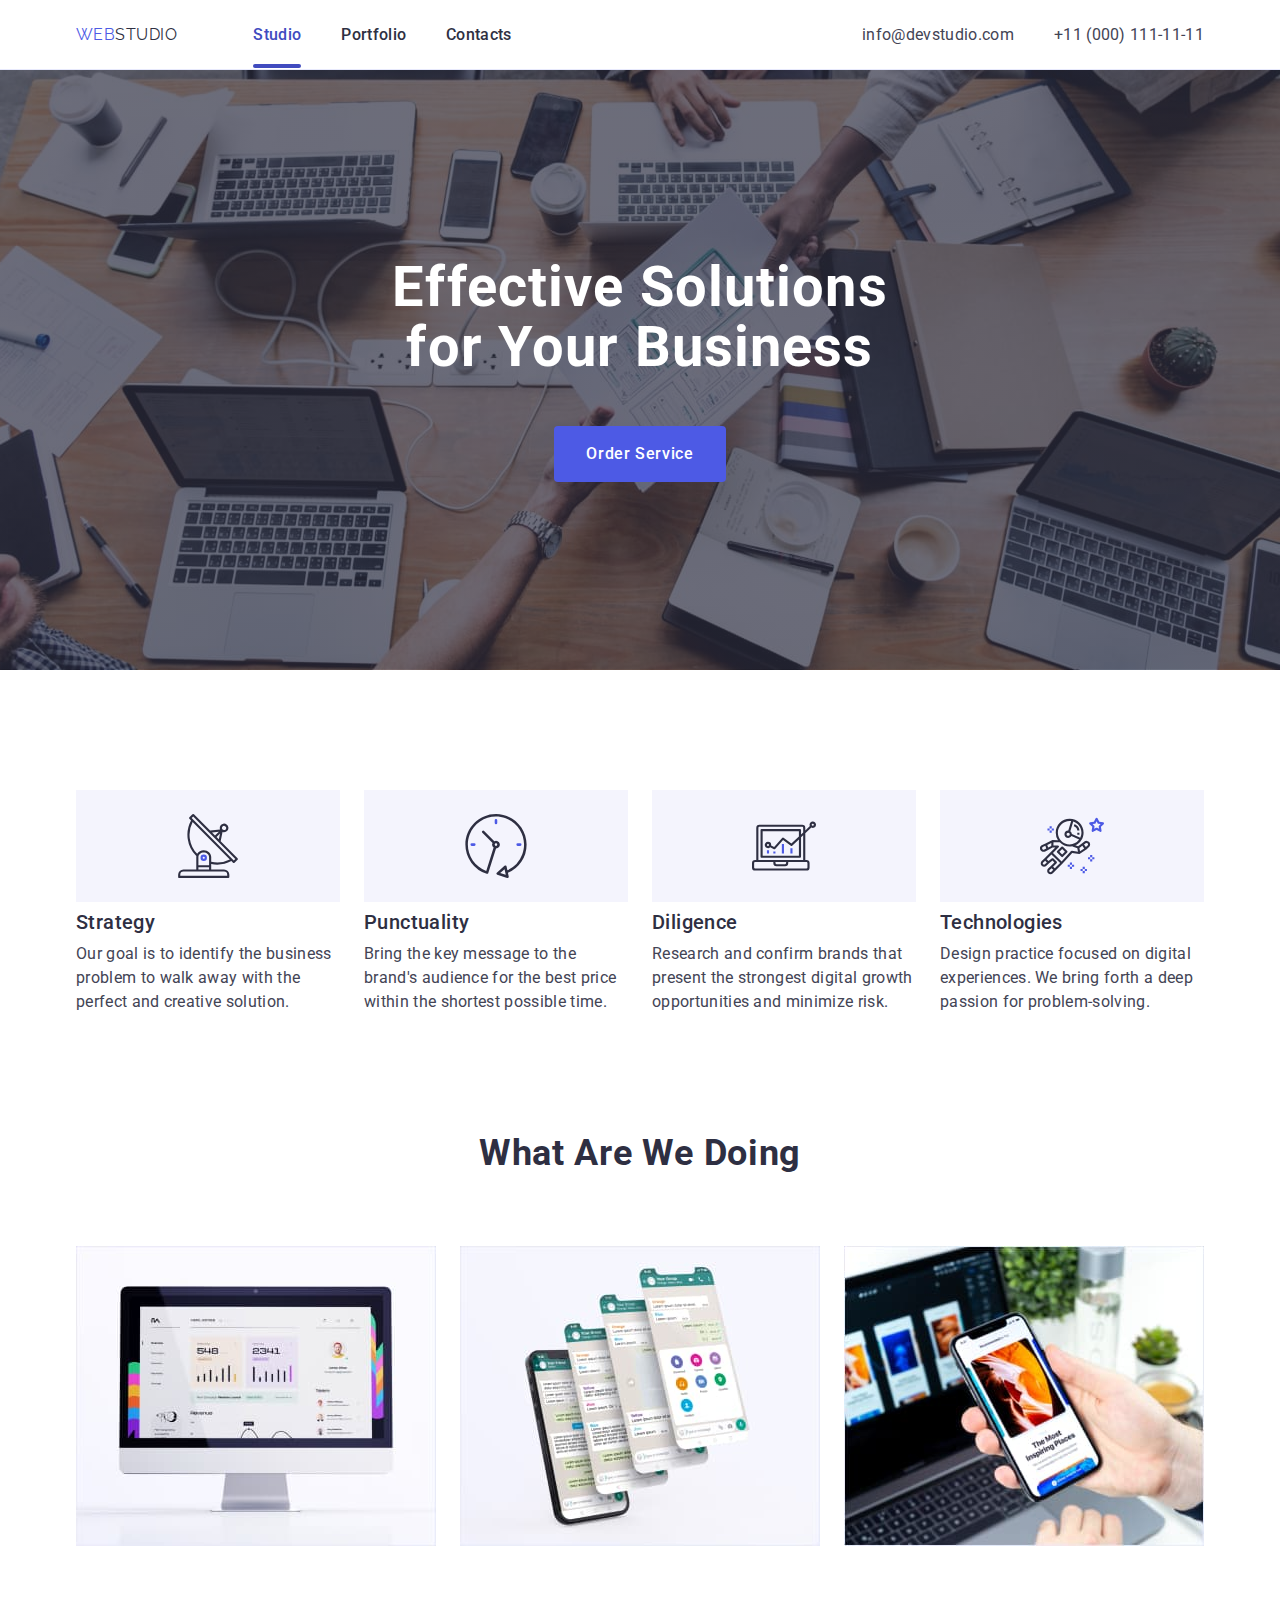
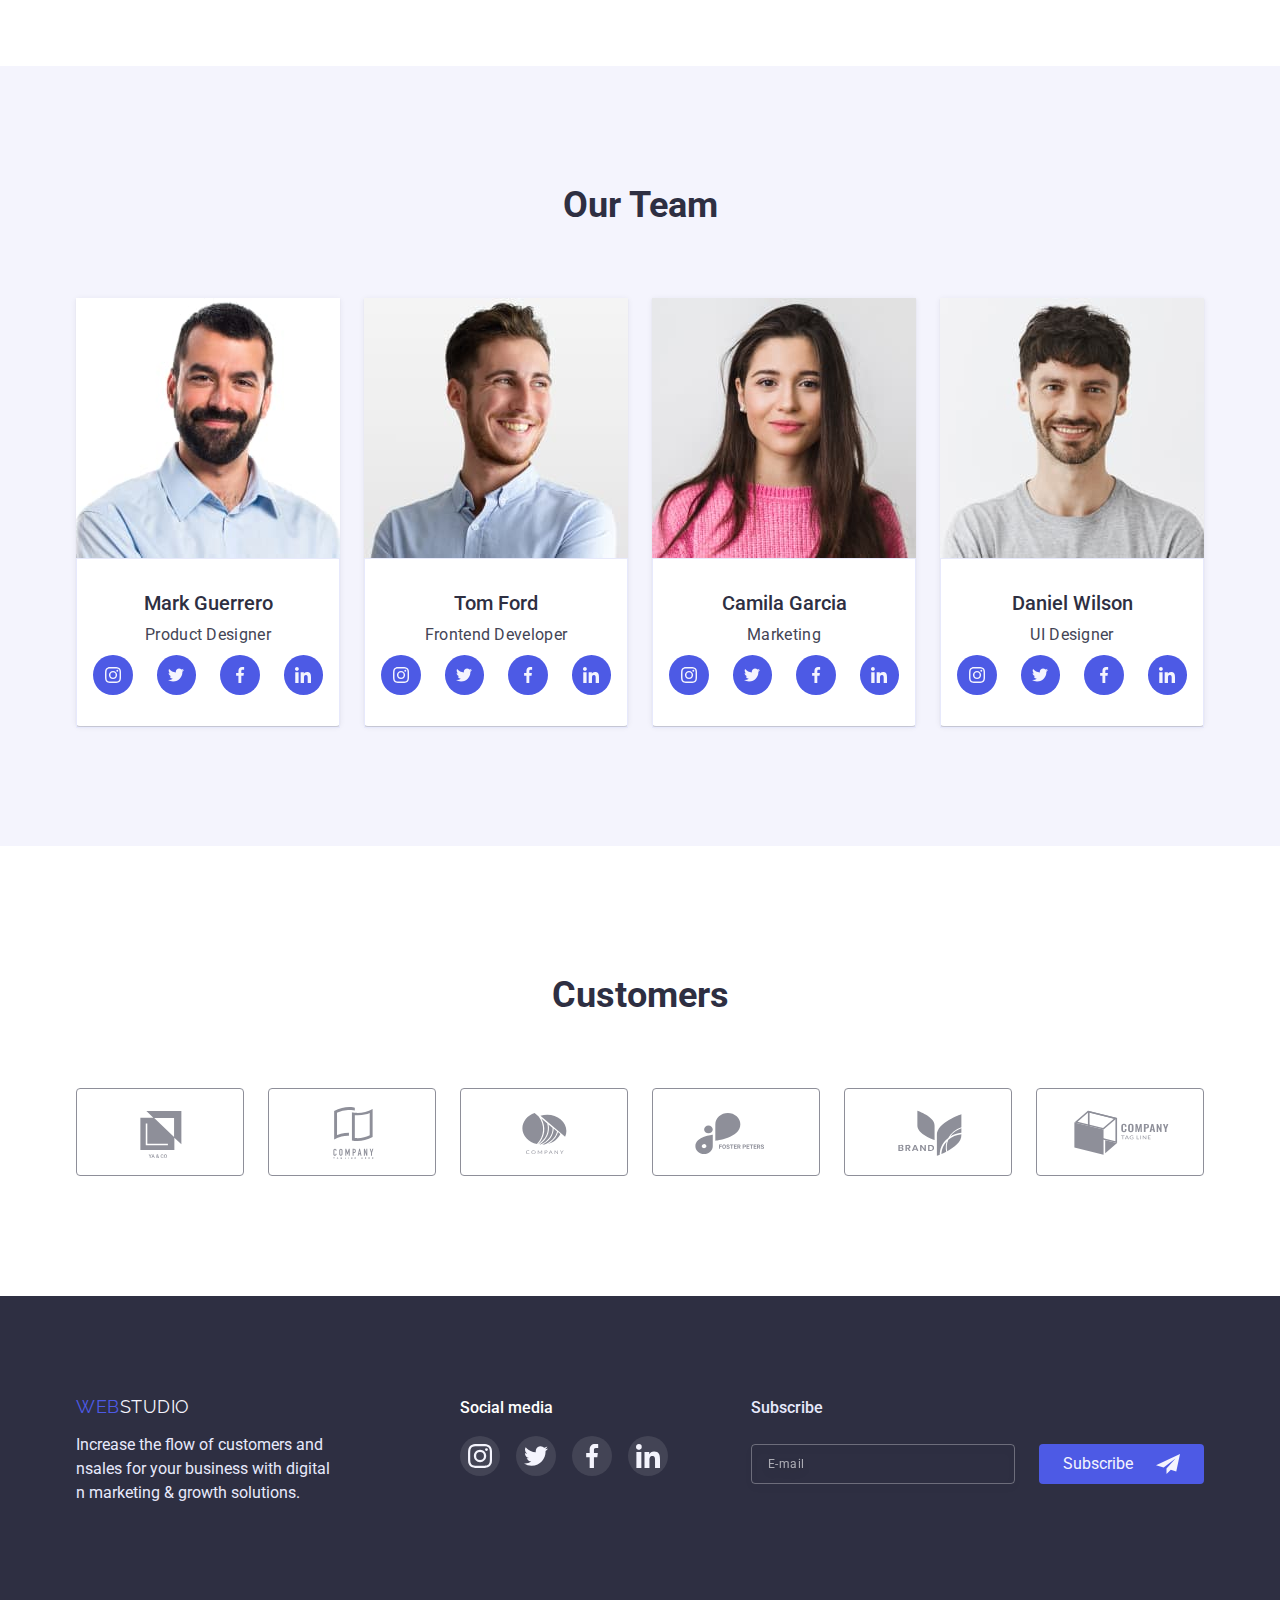
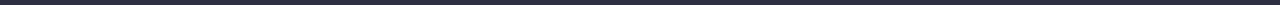
<file: index.html>
<!DOCTYPE html>
<html lang="en">
  <head>
    <meta http-equiv="X-UA-Compatible" content="IE=edge" />
    <meta charset="UTF-8" />
    <meta name="viewport" content="width=device-width, initial-scale=1.0" />
    <title>WEB STUDIO</title>
    <link rel="preconnect" href="https://fonts.googleapis.com" />
    <link rel="preconnect" href="https://fonts.gstatic.com" crossorigin />
    <link
      href="https://fonts.googleapis.com/css2?family=Raleway:wght@800&family=Roboto:wght@400;500;700;900&display=swap"
      rel="stylesheet"
    />
    <!--modern-normalize-->
    <link
      rel="stylesheet"
      href="https://cdn.jsdelivr.net/npm/modern-normalize@1.1.0/modern-normalize.min.css"
    />
    <!--Custom styles-->
    <link rel="stylesheet" href="./css/styles.css" />
  </head>
  <body>
    <!-- Header section -->
    <header class="header">
      <div class="heder-container container">
        <nav class="nav">
          <a class="text-logo" href="./index.html">
            <span class="span">WEB</span>STUDIO
          </a>
          <ul class="nav-list">
            <li class="nav-item">
              <a class="nav-link current" href="./index.html">Studio</a>
            </li>
            <li class="nav-item">
              <a class="nav-link" href="./portfolio.html">Portfolio</a>
            </li>
            <li class="nav-item"><a class="nav-link" href="">Contacts</a></li>
          </ul>
        </nav>
        <address>
          <ul class="address-list">
            <li class="address-item">
              <a class="address-link" href="mailto:info@devstudio.com"
                >info@devstudio.com</a
              >
            </li>
            <li class="address-item">
              <a class="address-link" href="tel:+110001111111"
                >+11 (000) 111-11-11</a
              >
            </li>
          </ul>
        </address>
      </div>
    </header>
    <main>
      <!--hero section-->
      <section class="hero">
        <div class="container">
          <h1 class="hero-title">Effective Solutions for Your Business</h1>
          <button class="hero-btn" data-modal-open type="button">
            Order Service
          </button>
        </div>
      </section>
      <!--about-->
      <section class="about">
        <div class="container">
          <h2 class="visually-hidden">Our advantages</h2>
          <ul class="about-list">
            <li class="about-item">
              <div class="about-item-icon-backg">
                <svg class="about-item-icon" width="64" height="64">
                  <use href="./images/icons.svg#icon-advantages-1"></use>
                </svg>
              </div>
              <h3 class="about-title">Strategy</h3>
              <p class="about-text">
                Our goal is to identify the business problem to walk away with
                the perfect and creative solution.
              </p>
            </li>
            <li class="about-item">
              <div class="about-item-icon-backg">
                <svg class="about-item-icon" width="64" height="64">
                  <use href="./images/icons.svg#icon-advantages-2"></use>
                </svg>
              </div>
              <h3 class="about-title">Punctuality</h3>
              <p class="about-text">
                Bring the key message to the brand's audience for the best price
                within the shortest possible time.
              </p>
            </li>
            <li class="about-item">
              <div class="about-item-icon-backg">
                <svg class="about-item-icon" width="64" height="64">
                  <use href="./images/icons.svg#icon-advantages-3"></use>
                </svg>
              </div>
              <h3 class="about-title">Diligence</h3>
              <p class="about-text">
                Research and confirm brands that present the strongest digital
                growth opportunities and minimize risk.
              </p>
            </li>
            <li class="about-item">
              <div class="about-item-icon-backg">
                <svg class="about-item-icon" width="64" height="64">
                  <use href="./images/icons.svg#icon-advantages-4"></use>
                </svg>
              </div>
              <h3 class="about-title">Technologies</h3>
              <p class="about-text">
                Design practice focused on digital experiences. We bring forth a
                deep passion for problem-solving.
              </p>
            </li>
          </ul>
        </div>
      </section>
      <!--types of development-->
      <section class="types">
        <div class="container">
          <h2 class="types-title">What are we doing</h2>
          <ul class="types-list">
            <li class="types-item">
              <img
                class="types-img"
                src="./images/img-b1/img-b1-1.jpg"
                alt="web"
                width="360"
                height="300"
              />
            </li>
            <li class="types-item">
              <img
                class="types-img"
                src="./images/img-b1/img-b1-2.jpg"
                alt="messager"
                width="360"
                height="300"
              />
            </li>
            <li class="types-item">
              <img
                class="types-img"
                src="./images/img-b1/img-b1-3.jpg"
                alt="mobile"
                width="360"
                height="300"
              />
            </li>
          </ul>
        </div>
      </section>
      <!--team-->
      <section class="team">
        <div class="container">
          <h2 class="team-toptitle">Our Team</h2>
          <ul class="team-list">
            <li class="team-item">
              <img
                class="team-img"
                src="./images/img-b2/img-b2-1.jpg"
                alt="Product Designe"
                width="264"
                height="260"
              />
              <div class="team-card">
                <h3 class="team-title">Mark Guerrero</h3>
                <p class="team-text">Product Designer</p>
                <ul class="social list">
                  <li class="social-item">
                    <a href="" class="social-link link">
                      <svg class="social-icon" width="16" height="16">
                        <use href="./images/icons.svg#icon-instagram"></use>
                      </svg>
                    </a>
                  </li>
                  <li class="social-item">
                    <a href="" class="social-link link">
                      <svg class="social-icon" width="16" height="16">
                        <use href="./images/icons.svg#icon-twitter"></use>
                      </svg>
                    </a>
                  </li>
                  <li class="social-item">
                    <a href="" class="social-link link">
                      <svg class="social-icon" width="16" height="16">
                        <use href="./images/icons.svg#icon-facebook"></use>
                      </svg>
                    </a>
                  </li>
                  <li class="social-item">
                    <a href="" class="social-link link">
                      <svg class="social-icon" width="16" height="16">
                        <use href="./images/icons.svg#icon-linkedin"></use>
                      </svg>
                    </a>
                  </li>
                </ul>
              </div>
            </li>
            <li class="team-item">
              <img
                class="team-img"
                src="./images/img-b2/img-b2-2.jpg"
                alt="Frontend Developer"
                width="264"
                height="260"
              />
              <div class="team-card">
                <h3 class="team-title">Tom Ford</h3>
                <p class="team-text">Frontend Developer</p>
                <ul class="social list">
                  <li class="social-item">
                    <a href="" class="social-link link">
                      <svg class="social-icon" width="16" height="16">
                        <use href="./images/icons.svg#icon-instagram"></use>
                      </svg>
                    </a>
                  </li>
                  <li class="social-item">
                    <a href="" class="social-link link">
                      <svg class="social-icon" width="16" height="16">
                        <use href="./images/icons.svg#icon-twitter"></use>
                      </svg>
                    </a>
                  </li>
                  <li class="social-item">
                    <a href="" class="social-link link">
                      <svg class="social-icon" width="16" height="16">
                        <use href="./images/icons.svg#icon-facebook"></use>
                      </svg>
                    </a>
                  </li>
                  <li class="social-item">
                    <a href="" class="social-link link">
                      <svg class="social-icon" width="16" height="16">
                        <use href="./images/icons.svg#icon-linkedin"></use>
                      </svg>
                    </a>
                  </li>
                </ul>
              </div>
            </li>
            <li class="team-item">
              <img
                class="team-img"
                src="./images/img-b2/img-b2-3.jpg"
                alt="Marketing"
                width="264"
                height="260"
              />
              <div class="team-card">
                <h3 class="team-title">Camila Garcia</h3>
                <p class="team-text">Marketing</p>
                <ul class="social list">
                  <li class="social-item">
                    <a href="" class="social-link link">
                      <svg class="social-icon" width="16" height="16">
                        <use href="./images/icons.svg#icon-instagram"></use>
                      </svg>
                    </a>
                  </li>
                  <li class="social-item">
                    <a href="" class="social-link link">
                      <svg class="social-icon" width="16" height="16">
                        <use href="./images/icons.svg#icon-twitter"></use>
                      </svg>
                    </a>
                  </li>
                  <li class="social-item">
                    <a href="" class="social-link link">
                      <svg class="social-icon" width="16" height="16">
                        <use href="./images/icons.svg#icon-facebook"></use>
                      </svg>
                    </a>
                  </li>
                  <li class="social-item">
                    <a href="" class="social-link link">
                      <svg class="social-icon" width="16" height="16">
                        <use href="./images/icons.svg#icon-linkedin"></use>
                      </svg>
                    </a>
                  </li>
                </ul>
              </div>
            </li>
            <li class="team-item">
              <img
                class="team-img"
                src="./images/img-b2/img-b2-4.jpg"
                alt="UI Designer"
                width="264"
                height="260"
              />
              <div class="team-card">
                <h3 class="team-title">Daniel Wilson</h3>
                <p class="team-text">UI Designer</p>
                <ul class="social list">
                  <li class="social-item">
                    <a href="" class="social-link link">
                      <svg class="social-icon" width="16" height="16">
                        <use href="./images/icons.svg#icon-instagram"></use>
                      </svg>
                    </a>
                  </li>
                  <li class="social-item">
                    <a href="" class="social-link link">
                      <svg class="social-icon" width="16" height="16">
                        <use href="./images/icons.svg#icon-twitter"></use>
                      </svg>
                    </a>
                  </li>
                  <li class="social-item">
                    <a href="" class="social-link link">
                      <svg class="social-icon" width="16" height="16">
                        <use href="./images/icons.svg#icon-facebook"></use>
                      </svg>
                    </a>
                  </li>
                  <li class="social-item">
                    <a href="" class="social-link link">
                      <svg class="social-icon" width="16" height="16">
                        <use href="./images/icons.svg#icon-linkedin"></use>
                      </svg>
                    </a>
                  </li>
                </ul>
              </div>
            </li>
          </ul>
        </div>
      </section>
      <section class="customers-section">
        <div class="container">
          <h2 class="customers-title">Customers</h2>
          <ul class="customers-list">
            <li class="customers-item">
              <a href="" class="customers-link">
                <svg class="customers-icon" width="104" height="56">
                  <use href="./images/icons.svg#icon-customers-1"></use>
                </svg>
              </a>
            </li>
            <li class="customers-item">
              <a href="" class="customers-link">
                <svg class="customers-icon" width="104" height="56">
                  <use href="./images/icons.svg#icon-customers-2"></use>
                </svg>
              </a>
            </li>
            <li class="customers-item">
              <a href="" class="customers-link">
                <svg class="customers-icon" width="104" height="56">
                  <use href="./images/icons.svg#icon-customers-3"></use>
                </svg>
              </a>
            </li>
            <li class="customers-item">
              <a href="" class="customers-link">
                <svg class="customers-icon" width="104" height="56">
                  <use href="./images/icons.svg#icon-customers-4"></use>
                </svg>
              </a>
            </li>
            <li class="customers-item">
              <a href="" class="customers-link">
                <svg class="customers-icon" width="104" height="56">
                  <use href="./images/icons.svg#icon-customers-5"></use>
                </svg>
              </a>
            </li>
            <li class="customers-item">
              <a href="" class="customers-link">
                <svg class="customers-icon" width="104" height="56">
                  <use href="./images/icons.svg#icon-customers-6"></use>
                </svg>
              </a>
            </li>
          </ul>
        </div>
      </section>
    </main>
    <!--Footer-->
    <footer class="footer">
      <div class="container">
        <div class="footer-container">
          <a class="footer-text-logo" href="./index.html">
            <span class="span">WEB</span>STUDIO
          </a>
          <p class="footer-text">
            Increase the flow of customers and nsales for your business with
            digital n marketing & growth solutions.
          </p>
        </div>
        <div class="footer-social">
          <h3 class="footer-social-title">Social media</h3>
          <ul class="footer-social-list">
            <li class="footer-social-item">
              <a href="" class="footer-social-link link">
                <svg class="footer-social-icon" width="24" height="24">
                  <use href="./images/icons.svg#icon-instagram"></use>
                </svg>
              </a>
            </li>
            <li class="footer-social-item">
              <a href="" class="footer-social-link link">
                <svg class="footer-social-icon" width="24" height="24">
                  <use href="./images/icons.svg#icon-twitter"></use>
                </svg>
              </a>
            </li>
            <li class="footer-social-item">
              <a href="" class="footer-social-link link">
                <svg class="footer-social-icon" width="24" height="24">
                  <use href="./images/icons.svg#icon-facebook"></use>
                </svg>
              </a>
            </li>
            <li class="footer-social-item">
              <a href="" class="footer-social-link link">
                <svg class="sfooter-social-icon" width="24" height="24">
                  <use href="./images/icons.svg#icon-linkedin"></use>
                </svg>
              </a>
            </li>
          </ul>
        </div>
        <div class="footer-subscribe">
          <p class="footer-subscribe-title">Subscribe</p>
          <form class="footer-form">
            <label>
              <input
                type="email"
                name="subscribe-email"
                class="footer-form-email"
                placeholder="E-mail"
                required
              />
            </label>
            <button type="submit" class="footer-form-btn btn">
              Subscribe
              <svg class="footer-btn-icon" width="24" height="24">
                <use href="./images/icons.svg#icon-subscribe"></use>
              </svg>
            </button>
          </form>
        </div>
      </div>
    </footer>
    <!--modal-->
    <div class="backdrop is-hidden" data-modal>
      <div class="modal">
        <button class="modal-close" data-modal-close type="button">
          <svg class="close-icon" width="8" height="8">
            <use href="./images/icons.svg#icon-close"></use>
          </svg>
        </button>
        <!--INPUT-->
        <p class="modal-title">Leave your contacts and we will call you back</p>
        <form class="modal-form">
          <div class="modal-field">
            <label class="modal-input-text" for="user-name">Name</label>
            <div class="input-wrap">
              <input
                type="text"
                class="modal-input"
                name="user-name"
                id="user-name"
              />
              <svg class="modal-input-icon" width="18" height="18">
                <use href="./images/icons.svg#icon-person"></use>
              </svg>
            </div>
          </div>
          <div class="modal-field">
            <label class="modal-input-text" for="tel">Phone</label>
            <div class="input-wrap">
              <input type="tel" class="modal-input" name="tel" id="tel" />
              <svg class="modal-input-icon" width="18" height="24">
                <use href="./images/icons.svg#icon-phone"></use>
              </svg>
            </div>
          </div>
          <div class="modal-field">
            <label class="modal-input-text" for="email">Email</label>
            <div class="input-wrap">
              <input type="email" class="modal-input" name="email" id="email" />
              <svg class="modal-input-icon" width="18" height="24">
                <use href="./images/icons.svg#icon-email"></use>
              </svg>
            </div>
          </div>
          <div class="modal-field">
            <label class="modal-input-text" for="user-text">Comment</label>
            <textarea
              name="user-text"
              id="user-text"
              class="modal-comment"
              placeholder="Text input"
            ></textarea>
          </div>
          <input
            type="checkbox"
            name="policy"
            id="policy"
            value="true"
            class="modal-chek hidden-title"
            required
          />
          <label for="policy" class="chek-text">
            <span class="modal-check-box-wrapper">
              <svg class="chek-icon" width="10" height="8">
                <use href="./images/icons.svg#icon-checkbox"></use>
              </svg>
            </span>
            I accept the terms and conditions of the&nbsp;<a class="policy-link"
              >Privacy Policy</a
            ></label
          >
          <button class="modal-send-btn btn" type="submit">Send</button>
        </form>
      </div>
    </div>
    <script src="./js/modal.js"></script>
  </body>
</html>
</file>
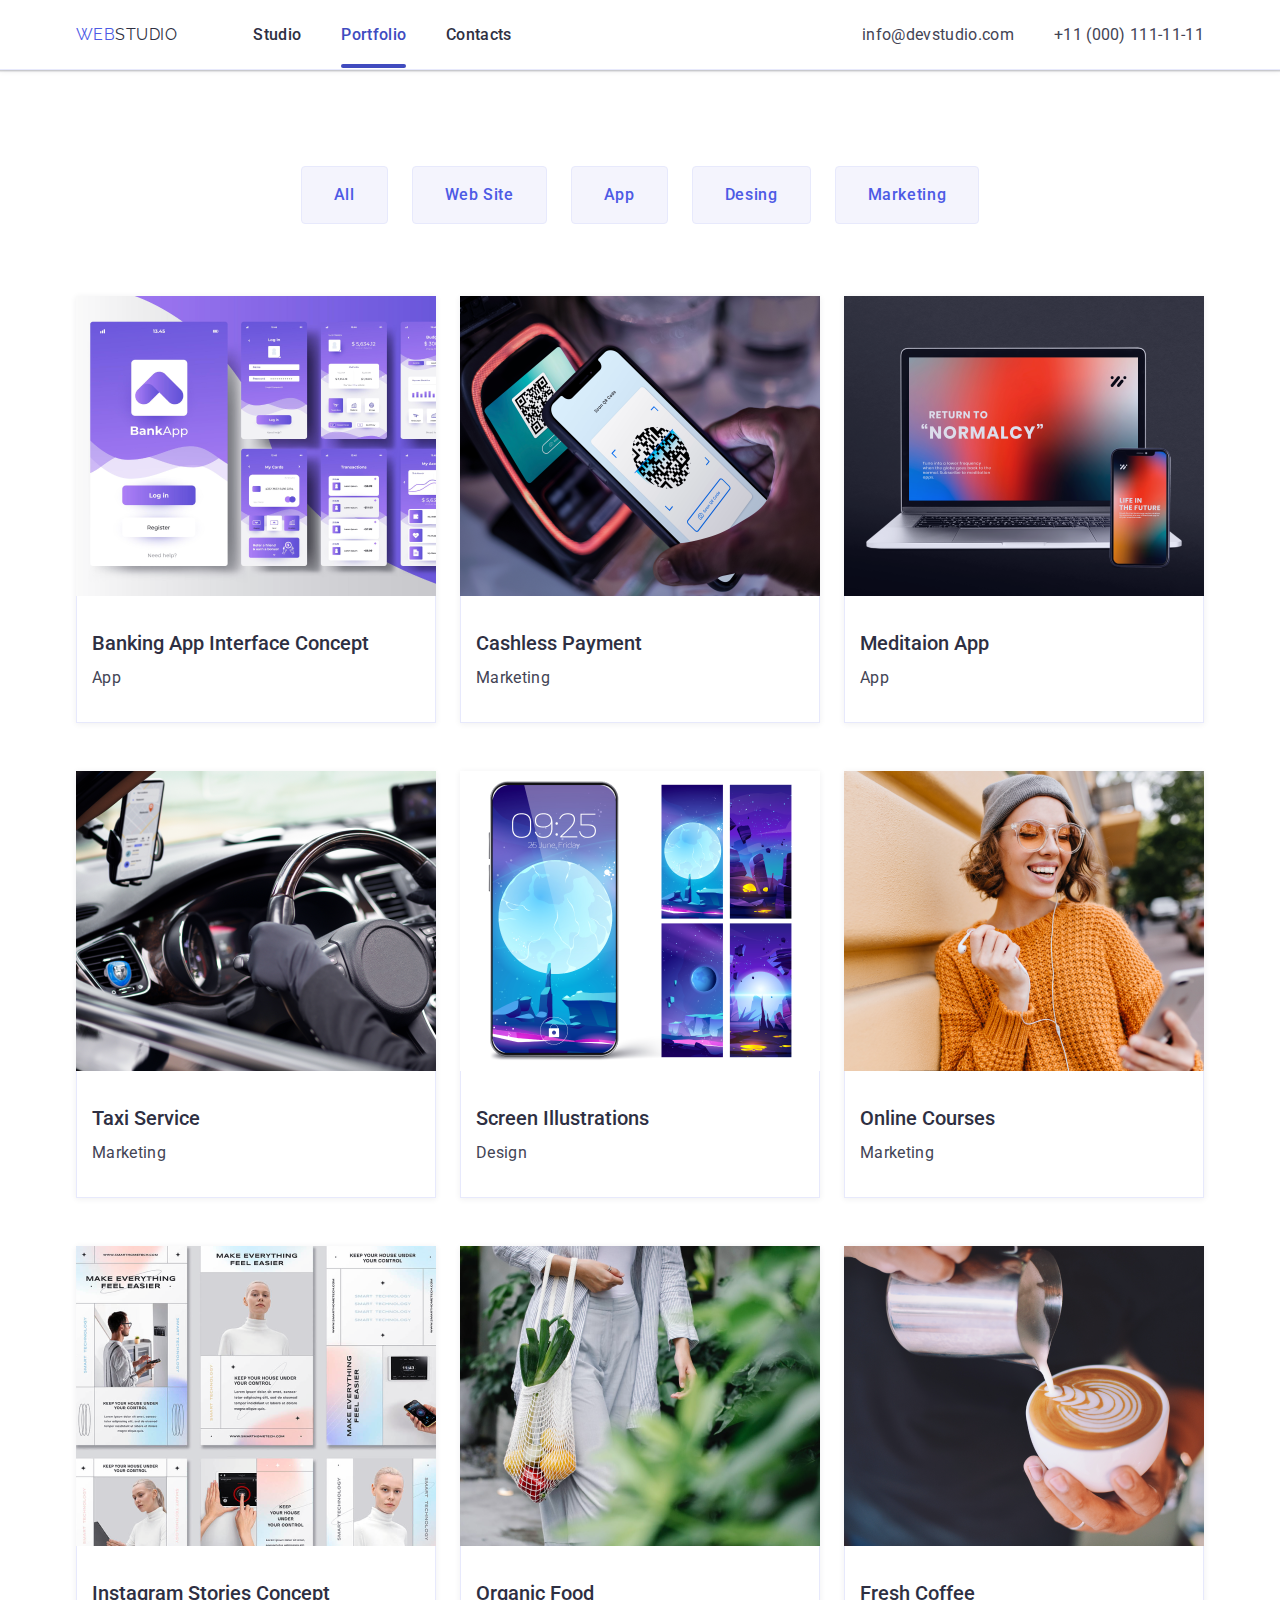
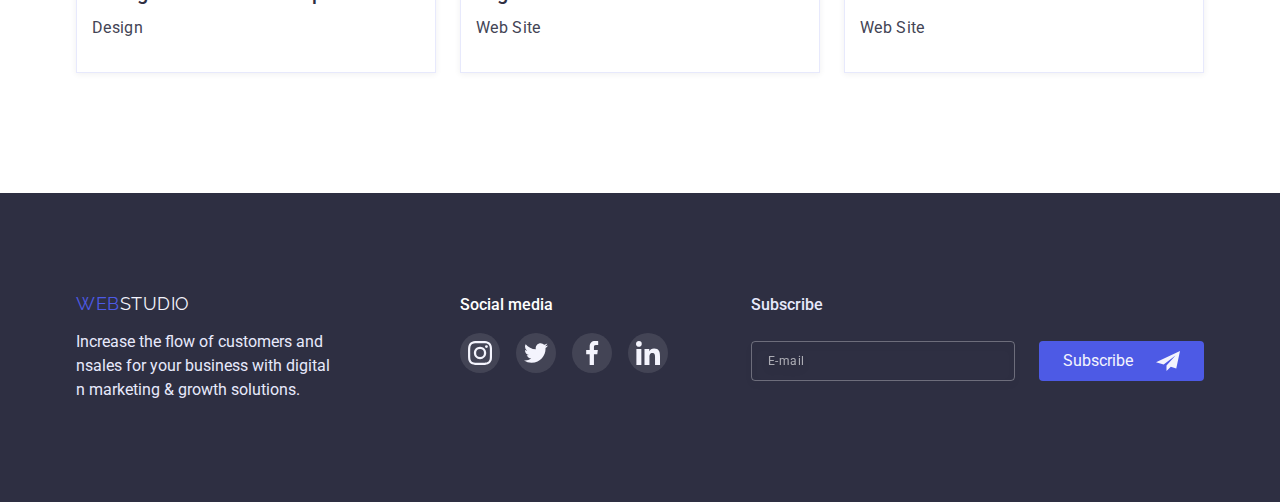
<file: portfolio.html>
<!DOCTYPE html>
<html lang="en">
<head>
    <meta charset="UTF-8">
    <meta http-equiv="X-UA-Compatible" content="IE=edge">
    <meta name="viewport" content="width=device-width, initial-scale=1.0">
    <title>Portfolio</title>
    <link rel="preconnect" href="https://fonts.googleapis.com">
    <link rel="preconnect" href="https://fonts.gstatic.com" crossorigin>
    <link href="https://fonts.googleapis.com/css2?family=Raleway:wght@800&family=Roboto:wght@400;500;700;900&display=swap" rel="stylesheet">
    <!--modern-normalize-->
    <link rel="stylesheet" href="https://cdn.jsdelivr.net/npm/modern-normalize@1.1.0/modern-normalize.min.css">
    <!--Custom styles-->
    <link rel="stylesheet" href="./css/styles.css">
    </head>
</head>
<body>
    <!-- Hero -->
    <header class="header">
        <div class="heder-container container">
    <nav class="nav">
      <a class="text-logo" href="./index.html"> 
      <span class="span">WEB</span>STUDIO
      </a>
            <ul class="nav-list">
                <li class="nav-item"><a class="nav-link" href="./index.html">Studio</a></li>
                <li class="nav-item"><a class="nav-link current" href="./portfolio.html">Portfolio</a></li>
                <li class="nav-item"><a class="nav-link" href="">Contacts</a></li>
            </ul>
        </nav>
        <address>
            <ul class="address-list">
                <li class="address-item"><a class="address-link" href="mailto:info@devstudio.com">info@devstudio.com</a></li>
                <li class="address-item"><a class="address-link" href="tel:+110001111111">+11 (000) 111-11-11</a></li>
            </ul>
        </address>
        </div>
    </header>
    <main>
        <section class="portfolio-hero">
        <div class="container">
            <h1 class="visually-hidden">Development</h1>
            <ul class="portfolio-hero-list">
                <li class="portfolio-hero-item"><button class="portfolio-hero-btn" type="button">All</button></li>
                <li class="portfolio-hero-item"><button class="portfolio-hero-btn" type="button">Web Site</button></li>
                <li class="portfolio-hero-item"><button class="portfolio-hero-btn" type="button">App</button></li>
                <li class="portfolio-hero-item"><button class="portfolio-hero-btn" type="button">Desing</button></li>
                <li class="portfolio-hero-item"><button class="portfolio-hero-btn" type="button">Marketing</button></li>
            </ul>
            <ul class="projects-list">
               <li class="projects-item">
                    <a class="projects-link" href="">
                    <div class="projects-card-content">
                    <img class="projects-img" src="./images/img-hw2-1/img-hw2-1-1.png" alt="baking" width="360" height="300">
                    <p class="projects-content">
                        14 Stylish and User-Friendly App Design Concepts · Task Manager App · Calorie Tracker App · Exotic Fruit Ecommerce App ·
                        Cloud Storage App
                    </div>
                    <div class="projects-item-card">
                    <h2 class="projects-title">Banking App Interface Concept</h2>
                    <p class="projects-text">App</p>
                    </div>
                    </a>
               </li>  
                <li class="projects-item">
                    <a class="projects-link" href="">
                    <div class="projects-card-content">
                    <img class="projects-img" src="./images/img-hw2-1/img-hw2-1-2.png" alt="baking" width="360" height="300">
                    <p class="projects-content">
                        14 Stylish and User-Friendly App Design Concepts · Task Manager App · Calorie Tracker App · Exotic Fruit Ecommerce App ·
                        Cloud Storage App
                    </div>
                    <div class="projects-item-card">
                    <h2 class="projects-title">Cashless Payment</h2>
                    <p class="projects-text">Marketing</p>
                    </div>
                    </a>
                </li>
                <li class="projects-item">
                    <a class="projects-link" href="">
                    <div class="projects-card-content">
                    <img class="projects-img" src="./images/img-hw2-1/img-hw2-1-3.png" alt="baking" width="360" height="300">
                    <p class="projects-content">
                        14 Stylish and User-Friendly App Design Concepts · Task Manager App · Calorie Tracker App · Exotic Fruit Ecommerce App ·
                        Cloud Storage App
                    </div>
                    <div class="projects-item-card">
                    <h2 class="projects-title">Meditaion App</h2>
                    <p class="projects-text">App</p>
                    </div>
                    </a>
                </li>
                <li class="projects-item">
                    <a class="projects-link" href="">
                    <div class="projects-card-content">
                    <img class="projects-img" src="./images/img-hw2-2/img-hw2-2-1.png" alt="baking" width="360" height="300">
                    <p class="projects-content">
                        14 Stylish and User-Friendly App Design Concepts · Task Manager App · Calorie Tracker App · Exotic Fruit Ecommerce App ·
                        Cloud Storage App
                    </div>
                    <div class="projects-item-card">
                    <h2 class="projects-title">Taxi Service</h2>
                    <p class="projects-text">Marketing</p>
                    </div>
                    </a>
                </li>
                <li class="projects-item">
                    <a class="projects-link" href="">
                    <div class="projects-card-content">
                    <img class="projects-img" src="./images/img-hw2-2/img-hw2-2-2.png" alt="baking" width="360" height="300">
                    <p class="projects-content">
                        14 Stylish and User-Friendly App Design Concepts · Task Manager App · Calorie Tracker App · Exotic Fruit Ecommerce App ·
                        Cloud Storage App
                    </div>
                    <div class="projects-item-card">
                    <h2 class="projects-title">Screen Illustrations</h2>
                    <p class="projects-text">Design</p>
                    </div>
                    </a>
                </li>
                <li class="projects-item">
                    <a class="projects-link" href="">
                    <div class="projects-card-content">
                    <img class="projects-img" src="./images/img-hw2-2/img-hw2-2-3.png" alt="baking" width="360" height="300">
                    <p class="projects-content">
                        14 Stylish and User-Friendly App Design Concepts · Task Manager App · Calorie Tracker App · Exotic Fruit Ecommerce App ·
                        Cloud Storage App
                    </div>
                    <div class="projects-item-card">
                    <h2 class="projects-title">Online Courses</h2>
                    <p class="projects-text">Marketing</p>
                    </div>
                    </a>
                </li>
                <li class="projects-item">
                    <a class="projects-link" href="">
                    <div class="projects-card-content">
                    <img class="projects-img" src="./images/img-hw2-3/img-hw2-3-1.png" alt="baking" width="360" height="300">
                    <p class="projects-content">
                        14 Stylish and User-Friendly App Design Concepts · Task Manager App · Calorie Tracker App · Exotic Fruit
                        Ecommerce App ·
                        Cloud Storage App
                    </div>
                    <div class="projects-item-card">
                    <h2 class="projects-title">Instagram Stories Concept</h2>
                    <p class="projects-text">Design</p>
                    </div>
                    </a>
                </li>
                <li class="projects-item">
                    <a class="projects-link" href="">
                    <div class="projects-card-content">
                    <img class="projects-img" src="./images/img-hw2-3/img-hw2-3-2.png" alt="baking" width="360" height="300">
                    <p class="projects-content">
                        14 Stylish and User-Friendly App Design Concepts · Task Manager App · Calorie Tracker App · Exotic Fruit Ecommerce App ·
                        Cloud Storage App
                    </div>
                    <div class="projects-item-card">
                    <h2 class="projects-title">Organic Food</h2>
                    <p class="projects-text">Web Site</p>
                    </div>
                    </a>
                </li>
                <li class="projects-item">
                    <a class="projects-link" href="">
                    <div class="projects-card-content">
                    <img class="projects-img" src="./images/img-hw2-3/img-hw2-3-3.png" alt="baking" width="360" height="300">
                    <p class="projects-content">
                        14 Stylish and User-Friendly App Design Concepts · Task Manager App · Calorie Tracker App · Exotic Fruit Ecommerce App ·
                        Cloud Storage App
                    </div>
                    <div class="projects-item-card">
                    <h2 class="projects-title">Fresh Coffee</h2>
                    <p class="projects-text">Web Site</p>
                    </div>
                    </a>
                </li>
            </ul>
        </div>
        </section>
    </main>
    <!--Footer-->
    <footer class="footer">
        <div class="container">
            <div class="footer-container">
                <a class="footer-text-logo" href="./index.html">
                    <span class="span">WEB</span>STUDIO
                </a>
                <p class="footer-text">Increase the flow of customers and nsales for your business with digital n marketing
                & growth solutions.</p>
            </div>
            <div class="footer-social">
                <h3 class="footer-social-title">Social media</h3>
                <ul class="footer-social-list">
                    <li class="footer-social-item">
                        <a href="" class="footer-social-link link">
                            <svg class="footer-social-icon" width="24" height="24">
                             <use href="./images/icons.svg#icon-instagram"></use>
                            </svg>
                        </a>
                    </li>
                    <li class="footer-social-item">
                        <a href="" class="footer-social-link link">
                            <svg class="footer-social-icon" width="24" height="24">
                                <use href="./images/icons.svg#icon-twitter"></use>
                            </svg>
                        </a>
                    </li>
                    <li class="footer-social-item">
                        <a href="" class="footer-social-link link">
                            <svg class="footer-social-icon" width="24" height="24">
                                <use href="./images/icons.svg#icon-facebook"></use>
                            </svg>
                        </a>
                    </li>
                    <li class="footer-social-item">
                        <a href="" class="footer-social-link link">
                            <svg class="sfooter-social-icon" width="24" height="24">
                                <use href="./images/icons.svg#icon-linkedin"></use>
                            </svg>
                        </a>
                    </li>
                </ul>
            </div>
            <div class="footer-subscribe">
                <h3 class="footer-subscribe-title">Subscribe</h3>
                <form class="footer-form">
                    <label>
                        <input type="email" name="subscribe-email" class="footer-form-email" placeholder="E-mail"
                        required />
                    </label>
                    <button type="submit" class="footer-form-btn btn">
                        Subscribe
                        <svg class="footer-btn-icon" width="24" height="24">
                            <use href="./images/icons.svg#icon-subscribe"></use>
                        </svg>
                    </button>
                </form>
            </div>
        </div>
    </footer>
    </body>
    </html>
</file>
<file: css/styles.css>
/* General for index and portfolio */

:root {
  --navy-blue-color: #2e2f42;
  --slate-color: #434455;
  --white-color: #fff;
  --cornflower-color: #e7e9fc;
  --iris-color: #4d5ae5;
  --ocean-color: #404bbf;
  --cloud-color: #f4f4fd;
  --light-slate-color: #8e8f99;
  --green-color: #31d0aa;
  --typical-lh: 1.5;
  --row-gap: 48px;
  --grad: linear-gradient(rgba(46, 47, 66, 0.7), rgba(46, 47, 66, 0.7));
  --grad: linear-gradient(rgba(46, 47, 66, 0.7), rgba(46, 47, 66, 0.7));
  --cubic-bezier: cubic-bezier (0.4, 0, 0.2, 1);
}

body {
  color: var(--navy-blue-color);
  font-family: "Roboto", sans-serif;
}

/* reset start */
h1,
h2,
h3,
h4,
h5,
h6,
p {
  margin: 0;
}

ul {
  margin: 0;
  padding: 0;
  list-style: none;
}

a {
  color: currentColor;
  text-decoration: none;
}

button {
  cursor: pointer;
  background-color: transparent;
  padding: 16px 32px;
  border-radius: 4px;
  margin-right: auto;
  margin-left: auto;
  border: none;
  text-align: center;
}

img {
  display: block;
  max-width: 100%;
  height: auto;
}

.visually-hidden {
  position: absolute;
  width: 1px;
  height: 1px;
  margin: -1px;
  border: 0;
  padding: 0;
  white-space: nowrap;
  clip-path: inset(100%);
  clip: rect(0 0 0 0);
  overflow: hidden;
}
/* reset end */

.container {
  width: 1158px;
  padding-left: 15px;
  padding-right: 15px;
  margin-left: auto;
  margin-right: auto;
}

.heder-container {
  display: flex;
  align-items: center;
}

.header {
  border-bottom: 1px solid var(--cornflower-color);
  box-shadow: 0px 2px 1px rgba(46, 47, 66, 0.08),
    0px 1px 1px rgba(46, 47, 66, 0.16), 0px 1px 6px rgba(46, 47, 66, 0.08);
}

.nav {
  display: flex;
  align-items: center;
}

.text-logo {
  color: var(--navy-blue-color);
  font-family: "Raleway", sans-serif;
  line-height: 1.33;
  letter-spacing: 0.03em;
  text-transform: uppercase;
  text-decoration: none;
  padding-bottom: 24px;
  padding-top: 24px;
  margin-right: 76px;
}

.nav .text-logo {
}

.span {
  color: var(--iris-color);
}

.nav-list {
  display: flex;
  list-style-type: none;
  gap: 40px;
}

.nav-item {
}

.nav-link {
  color: var(--navy-blue-color);
  font-weight: 500;
  font-size: 16px;
  line-height: var(--typical-lh);
  letter-spacing: 0.02em;
  text-decoration: none;
  padding-bottom: 24px;
  padding-top: 24px;
  position: relative;

  transition-property: color, background-color;
  transition-duration: 250ms;
  transition-timing-function: cubic-bezier(0.4, 0, 0.2, 1);
  transition-delay: 0ms;
}

.nav-link.current::after {
  content: "";
  display: block;
  position: absolute;
  width: 100%;
  height: 4px;
  background-color: var(--ocean-color);
  border-radius: 2px;
  bottom: 0;
}

.nav-link:hover,
.nav-link:focus {
  color: var(--ocean-color);
  color: var(--ocean-color);
}

.current {
  color: var(--ocean-color);
}

address {
  margin-left: auto;
}
.address-link:hover,
.address-link:focus {
  color: var(--ocean-color);
}
.address-list {
  display: flex;
  list-style-type: none;

  gap: 40px;
}

.address-item {
}

.address-link {
  color: var(--slate-color);
  font-style: normal;
  line-height: var(--typical-lh);
  letter-spacing: 0.02em;
  text-decoration: none;
  padding-bottom: 24px;
  padding-top: 24px;
}

/* For index */

/* Hero */

.hero {
  max-width: 1440px;
  margin: auto;
  margin: auto;
  background-color: var(--navy-blue-color);
  background-image: var(--grad), url(../images/img-hw-4/hero-img.jpg);
  background-repeat: no-repeat;
  background-position: center;
  background-size: cover;
  padding-top: 188px;
  padding-bottom: 188px;
}

.hero-title {
  color: var(--white-color);
  font-size: 56px;
  line-height: 1.07;
  text-align: center;
  letter-spacing: 0.02em;
  margin-bottom: 48px;
  max-width: 496px;
  margin-left: auto;
  margin-right: auto;
}

.hero .container {
  display: flex;
  align-items: center;
  flex-direction: column;
}

.hero-btn {
  color: var(--white-color);
  font-family: inherit;
  font-weight: 500;
  font-size: 16px;
  line-height: var(--typical-lh);
  background-color: var(--iris-color);
  align-items: center;
  letter-spacing: 0.04em;
  cursor: pointer;

  transition-property: color, background-color;
  transition-duration: 250ms;
  transition-timing-function: cubic-bezier(0.4, 0, 0.2, 1);
  transition-delay: 0ms;
}

.hero-btn:hover,
.hero-btn:focus {
  color: var(--white-color);
  background-color: var(--ocean-color);
}

/* About */

.about {
  padding-top: 120px;
  padding-bottom: 120px;
}

.about-list {
  display: flex;
  list-style-type: none;
  gap: 24px;
}

.about-item {
  width: 264px;
}

.about-item-icon-backg {
  background: var(--cloud-color);
  min-width: 264px;
  min-height: 112px;
  display: flex;
  align-items: center;
  justify-content: center;
  margin-bottom: 8px;
}

.about-item-icon {
}

.about-title {
  font-weight: 500;
  font-size: 20px;
  line-height: 1.2;
  letter-spacing: 0.02em;
  margin-bottom: 8px;
}

.about-text {
  line-height: var(--typical-lh);
  letter-spacing: 0.02em;
  color: var(--slate-color);
}

/* Types */

.types {
  padding-bottom: 120px;
}

.types-title {
  font-size: 36px;
  line-height: 1.11;
  text-align: center;
  letter-spacing: 0.02em;
  text-transform: capitalize;
  margin-bottom: 72px;
}

.types-list {
  display: flex;
  list-style-type: none;
  gap: 24px;
  justify-content: none;
}

.types-item {
}

.types-img {
}

/* Team */

.team {
  padding-top: 120px;
  padding-bottom: 120px;
  background: var(--cloud-color);
}

.team-toptitle {
  font-size: 36px;
  line-height: 1.11;
  text-align: center;
  text-transform: capitalize;
  margin-bottom: 72px;
}

.team-list {
  display: flex;
  list-style-type: none;
  gap: 24px;
}

.team-item {
  display: block;
  height: 428px;
  background: var(--white-color);
  box-shadow: 0px 1px 6px rgba(46, 47, 66, 0.07),
    0px 1px 1px rgba(46, 47, 66, 0.14), 0px 2px 1px rgba(46, 47, 66, 0.07);
  border-radius: 0px 0px 4px 4px;
  width: calc((100% - 72px) / 4);
}

.team-img {
}

.team-card {
  padding: 32px 16px;
  text-align: center;
  border: 1px solid var(--cornflower-color);
}

.team-title {
  font-weight: 500;
  font-size: 20px;
  line-height: 1.2;
  color: var(--navy-blue-color);
  margin-bottom: 8px;
}

.team-text {
  line-height: var(--typical-lh);
  letter-spacing: 0.02em;
  color: var(--slate-color);
  margin-bottom: 8px;
}

.social {
  display: flex;
  gap: 24px;
}

.social-item {
  width: 40px;
  height: 40px;
}
.social-link {
  display: flex;
  justify-content: center;
  align-items: center;
  width: 100%;
  height: 100%;
  border-radius: 50%;
  background-color: var(--iris-color);

  transition-property: color, background-color;
  transition-duration: 250ms;
  transition-timing-function: cubic-bezier(0.4, 0, 0.2, 1);
  transition-delay: 0ms;
}

.social-icon {
  fill: var(--cloud-color);
}

.social-link:hover,
.social-link:focus {
  background-color: var(--ocean-color);
}

/* Customers */

.customers-section {
  padding-top: 130px;
  padding-bottom: 120px;
}

.customers-title {
  color: var(--navy-blue-color);
  font-size: 36px;
  line-height: 1.11;
  text-align: center;
  margin-bottom: 72px;
}

.customers-list {
  display: flex;
  align-items: center;
  justify-content: center;
  gap: 24px;
}

.customers-item {
  width: 168px;
  height: 88px;
}

.customers-link {
  display: flex;
  align-items: center;
  justify-content: center;
  border: 1px solid var(--light-slate-color);
  border-radius: 4px;
  width: 100%;
  height: 100%;
  color: var(--light-slate-color);

  transition-property: color, background-color;
  transition-duration: 250ms;
  transition-timing-function: cubic-bezier(0.4, 0, 0.2, 1);
  transition-delay: 0ms;
}

.customers-icon {
  fill: currentColor;
}

.customers-link:hover,
.customers-link:focus {
  border-color: var(--ocean-color);
  color: var(--ocean-color);
}

/* For portfolio */

.portfolio-hero {
  padding-top: 96px;
  padding-bottom: 120px;
}

.portfolio-hero-list {
  display: flex;
  justify-content: center;
  list-style-type: none;
  gap: 24px;
  margin-bottom: 72px;
}

.portfolio-hero-item {
  gap: 24px;
}

.portfolio-hero-btn {
  font-family: inherit;
  font-weight: 500;
  font-size: 16px;
  line-height: var(--typical-lh);
  display: flex;
  align-items: center;
  text-align: center;
  letter-spacing: 0.04em;
  color: var(--iris-color);
  background: var(--cloud-color);
  border: 1px solid var(--cornflower-color);
  border-radius: 4px;
  cursor: pointer;
  min-width: 69px;

  transition-property: color, background-color;
  transition-duration: 250ms;
  transition-timing-function: cubic-bezier(0.4, 0, 0.2, 1);
  transition-delay: 0ms;
}

.portfolio-hero-btn:hover,
.portfolio-hero-btn:focus {
  color: var(--white-color);
  background-color: var(--ocean-color);
  box-shadow: 0px 2px 2px rgba(0, 0, 0, 0.12);
  border: 1px solid var(--ocean-color);
}

.projects-list {
  padding: 0;
  list-style: none;
  display: flex;
  flex-wrap: wrap;
  margin-top: -48px;
  margin-left: -24px;
}

.projects-item {
  flex-basis: calc((100% (24px * 2)) / 3);
  background: var(--white-color);
  box-shadow: 0px 1px 6px rgba(46, 47, 66, 0.08);
  outline-offset: -1px;
  max-width: 360px;
  margin-top: 48px;
  margin-left: 24px;
  transition-property: color, background-color;
  transition-duration: 250ms;
  transition-timing-function: cubic-bezier(0.4, 0, 0.2, 1);
  transition-delay: 0ms;
  transition: box-shadow 250ms var(--cubic-bezier);
}

.projects-item:hover,
.projects-item:focus {
  cursor: pointer;
  box-shadow: 0px 1px 6px rgba(46, 47, 66, 0.08),
    0px 1px 1px rgba(46, 47, 66, 0.16), 0px 2px 1px rgba(46, 47, 66, 0.08);
}

.projects-link {
}

.projects-card-content {
  position: relative;
  overflow: hidden;
}

.projects-img {
}

.projects-content {
  position: absolute;
  top: 0;
  font-size: 18px;
  line-height: 1.5;
  color: var(--white-color);
  background-color: var(--iris-color);
  padding: 40px;
  height: 100%;
  transform: translate(100%);
  transition: transform 250ms var(--cubic-bezier);
  overflow: auto;

  transform: translateY(100%);
  transition-duration: 250ms;
  transition-timing-function: cubic-bezier(0.4, 0, 0.2, 1);
  transition-delay: 0ms;
}

.projects-item:hover .projects-content {
  transform: translateY(0%);
}

.projects-item-card {
  padding-left: 15px;
  padding-right: 16px;
  padding-top: 32px;
  padding-bottom: 32px;
  border: 1px solid var(--cornflower-color);
  border-top: none;
}

.projects-title {
  font-weight: 500;
  font-size: 20px;
  line-height: var(--typical-lh);

  font-weight: 500;
  font-size: 20px;
  color: var(--navy-blue-color);
}

.projects-text {
  line-height: var(--typical-lh);
  letter-spacing: 0.02em;
  color: var(--slate-color);
  margin-top: 8px;
}

/* Footer */

.footer {
  background-color: var(--navy-blue-color);
  color: var(--cornflower-color);
  padding-top: 100px;
  padding-bottom: 100px;
  line-height: 1.5;
}

.footer-text-logo {
  font-family: "Raleway", sans-serif;
  font-size: 18px;
  line-height: 1.17;
  display: flex;
  align-items: center;
  letter-spacing: 0.03em;
  text-transform: uppercase;
  text-decoration: none;
  color: var(--cloud-color);
  margin-bottom: 16px;
}

.footer-text {
  line-height: var(--typical-lh);
  color: var(--cornflower-color);
  width: 264px;
}

.footer .container {
  display: flex;
  align-items: baseline;
}

.footer-container {
  width: 264px;
  margin-right: 120px;
}

.footer-social-title {
}

.footer-social {
  display: flex;
  flex-direction: column;
  flex-wrap: wrap;
}

.footer-social-title {
  color: var(--white-color);
  font-weight: 500;
  font-size: 16px;
  margin-bottom: 16px;
}

.footer-social-list {
  display: flex;
  align-items: center;
  justify-content: center;
  gap: 16px;
}

.footer-social-item {
  width: 40px;
  height: 40px;
  background: rgba(255, 255, 255, 0.1);
  border-radius: 50%;
  transform: background-color 250ms cubic-bezier(0.4, 0, 0.2, 1);
}

.footer-social-item:hover,
.footer-social-item:focus {
  background-color: var(--green-color);
}

.footer-social-link {
  width: 100%;
  height: 100%;
  display: flex;
  justify-content: center;
  align-items: center;
}

.footer-social-icon {
  fill: var(--cloud-color);
}

/* FOOTER FORM */
.footer-subscribe {
    margin-left: auto;
}

.footer-subscribe-title {
  display: block;
  font-weight: 500;
  font-size: 16px;
  margin-bottom: 24px;
}

.footer-form {
  display: flex;
  width: 453px;
}

.footer-form-email {
  width: 264px;
  height: 40px;
  font-size: 12px;
  line-height: 2;
  letter-spacing: 0.04em;
  color: inherit;
  padding: 8px 16px;
  background-color: transparent;
  border: 1px solid rgba(255, 255, 255, 0.3);
  filter: drop-shadow(0px 4px 4px rgba(0, 0, 0, 0.15));
  border-radius: 4px;
  outline: none;
  margin-right: 24px;
  transition: border-color var(--ocean-color);
}

.footer-form-email:focus {
  border-color: var(--ocean-color);
}

.footer-form-email::placeholder {
  color: rgba(255, 255, 255, 0.6);
}

.footer-form-btn {
  display: flex;
  font-family: inherit;
  justify-content: space-between;
  align-items: center;
  width: 165px;
  height: 40px;
  background-color: var(--iris-color);
  padding: 8px 24px;
  align-self: end;
  color: var(--cloud-color);
  transition: background-color 250ms cubic-bezier(0.4, 0, 0.2, 1);
}

.footer-btn-icon {
  fill: currentColor;
}

/* MODAL */

.backdrop {
  position: fixed;
  top: 0;
  width: 100%;
  height: 100%;
  background-color: rgba(46, 47, 66, 0.4);
  transition: opacity 250ms cubic-bezier(0.4, 0, 0.2, 1),
    visibility 250ms cubic-bezier(0.4, 0, 0.2, 1);
}

.is-hidden {
  opacity: 0;
  visibility: hidden;
  pointer-events: none;
}

.modal {
  position: absolute;
  top: 50%;
  left: 50%;
  transform: translate(-50%, -50%) scale(1);
  min-width: 408px;
  min-height: 576px;
  background-color: #fcfcfc;
  box-shadow: 0px 1px 1px rgba(0, 0, 0, 0.14), 0px 1px 3px rgba(0, 0, 0, 0.12),
    0px 2px 1px rgba(0, 0, 0, 0.2);
  border-radius: 4px;
  padding: 24px;
  transition: transform 250ms var(--cubic-bezier),
    opacity 250ms var(--cubic-bezier);
}

.backdrop.is-hidden .modal {
  transform: translate(-50%, -50%) scale(0);
}

.modal-close {
  width: 24px;
  height: 24px;
  border: 1px solid rgba(0, 0, 0, 0.1);
  border-radius: 50%;
  background-color: var(--cornflower-color);
  display: block;
  fill: currentColor;
  position: absolute;
  padding: 0;
  top: 24px;
  right: 24px;
  transition: opacity 250ms cubic-bezier(0.4, 0, 0.2, 1),
    visibility 250ms cubic-bezier(0.4, 0, 0.2, 1);
}

.modal-btn:hover,
.modal-btn:focus {
  background-color: var(--ocean-color);
  color: var(--white-color);
}

.close-icon {
  display: block;
  margin: auto;
  justify-content: center;
}

/* INPUT */
.modal-title {
  font-weight: 500;
  font-size: 16px;
  line-height: 1.5;
  text-align: center;
  letter-spacing: 0.2;
  color: var(--navy-blue-color);
  padding-top: 72px;
  margin-bottom: 14px;
}

.modal-form {
  box-sizing: border-box;
}

.modal-field {
  position: relative;
  margin-bottom: 8px;
}

.modal-input-text {
  font-size: 12px;
  line-height: 1.33;
  letter-spacing: 0.04em;
  color: var(--light-slate-color);
}

.input-wrap {
  position: relative;
  margin-top: 4px;
}

.modal-input {
  font-size: 12px;
  line-height: 1.33;
  letter-spacing: 0.04em;
  color: #000000;
  width: 100%;
  height: 40px;
  border: 1px solid rgba(33, 33, 33, 0.2);
  border-radius: 4px;
  padding: 8px 16px 8px 38px;
  outline: transparent;
  transition: border-color color 250ms cubic-bezier(0.4, 0, 0.2, 1);
}

.modal-input-icon {
  position: absolute;
  left: 16px;
  top: 50%;
  transform: translateY(-50%);
  fill: var(--navy-blue-color);
  transition: fill 250ms cubic-bezier(0.4, 0, 0.2, 1);
}

.modal-comment {
  width: 100%;
  height: 120px;
  border: 1px solid rgba(33, 33, 33, 0.2);
  border-radius: 4px;
  font-size: 12px;
  line-height: 1.33;
  letter-spacing: 0.04em;
  color: #000000;
  outline: transparent;
  padding: 10px;
  resize: none;
  transition: border-color 250ms cubic-bezier(0.4, 0, 0.2, 1);
  margin-top: 4px;
}

.modal-input:focus {
  border-color: var(--iris-color);
}

.modal-input:focus + .modal-input-icon {
  fill: var(--iris-color);
}

.modal-comment::placeholder {
  color: rgba(117, 117, 117, 0.5);
}

.modal-comment:focus {
  border-color: var(--iris-color);
}

.modal-chek {
  position: absolute;
  width: 1px;
  height: 1px;
  margin: -1px;
  border: 0;
  padding: 0;
  white-space: nowrap;
  clip-path: inset(100%);
  clip: rect(0 0 0 0);
  overflow: hidden;
}

.chek-text {
  font-size: 12px;
  line-height: 1.33;
  letter-spacing: 0.04em;
  color: #757575;
  display: flex;
  align-items: center;
  position: relative;
  margin-top: 16px;
}

.chek-text span {
  display: flex;
  align-items: center;
  justify-content: center;
  width: 16px;
  height: 16px;
  border: 1.25px solid var(--navy-blue-color);
  border-radius: 2px;
  margin-right: 8px;
  transition: background-color 250ms cubic-bezier(0.4, 0, 0.2, 1),
    border 250ms cubic-bezier(0.4, 0, 0.2, 1);
  fill: transparent;
}

.modal-chek:checked + .chek-text span {
  background-color: var(--ocean-color);
  border: none;
  fill: var(--cloud-color);
}

.chek-icon {
}

.policy-link {
  color: var(--iris-color);
  text-decoration: underline;
  cursor: pointer;
}

.modal-send-btn {
  color: var(--white-color);
  background-color: var(--iris-color);
  width: 169px;
  height: 56px;
  margin-right: auto;
  margin-left: auto;
  display: block;
  padding: 16px 32px;
  margin: 24px auto 0;
}
</file>
